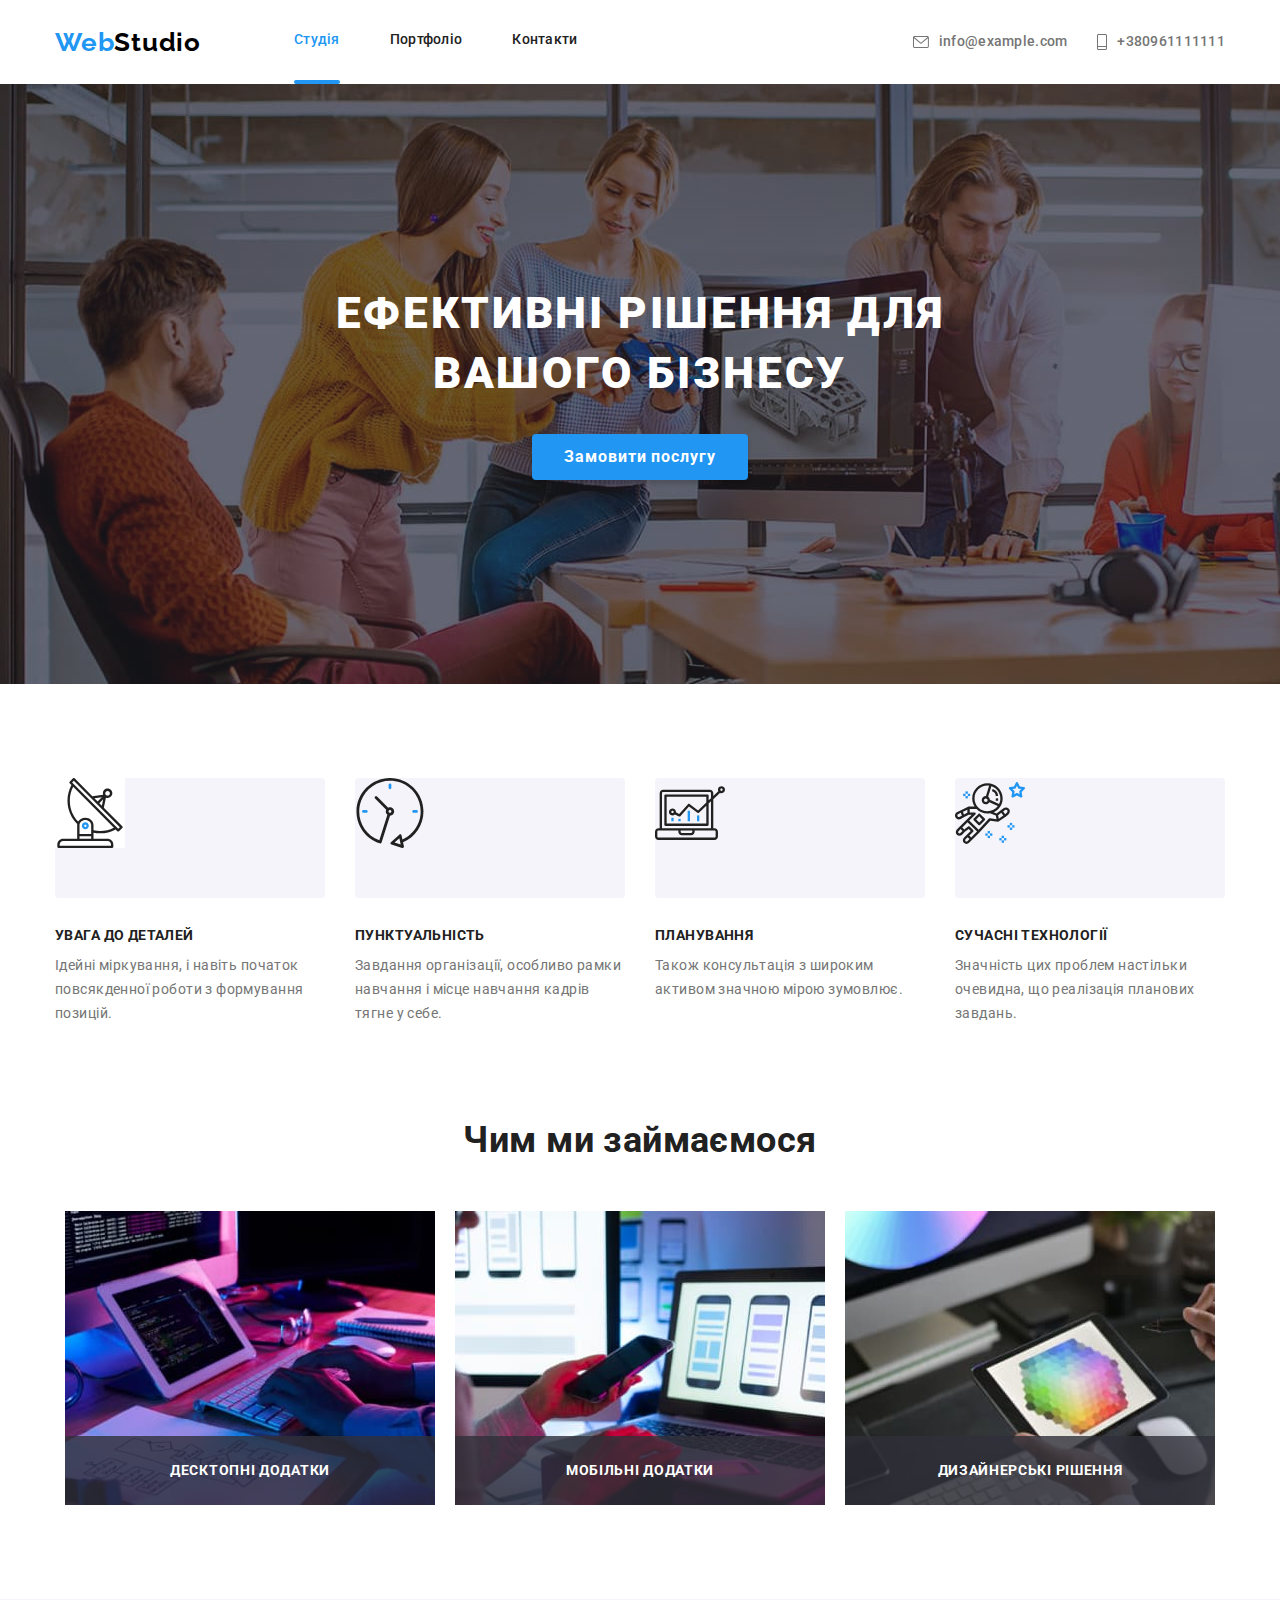
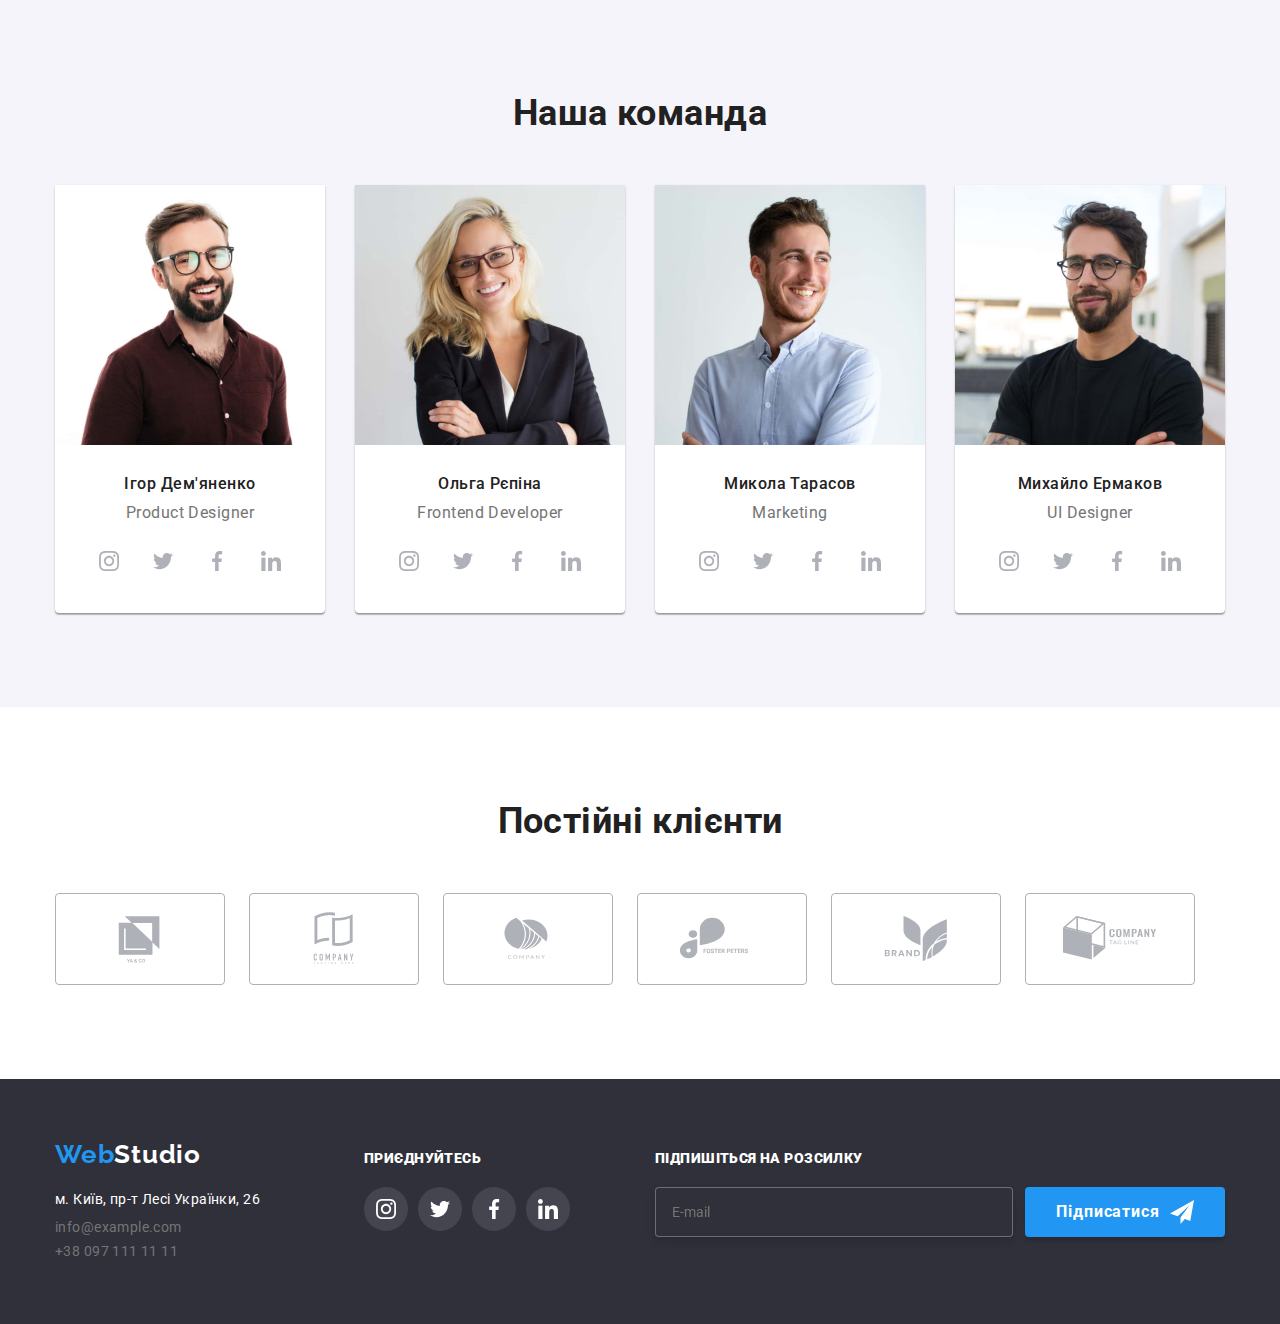
<file: index.html>
<!DOCTYPE html>
<html lang="uk">
<head>
    <meta charset="UTF-8">
    <meta http-equiv="X-UA-Compatible" content="IE=edge">
    <meta name="viewport" content="width=device-width, initial-scale=1.0">
    <title>Головна</title>
   
    <link rel="preconnect" href="https://fonts.googleapis.com">
    <link rel="preconnect" href="https://fonts.gstatic.com" crossorigin>
<link href="https://fonts.googleapis.com/css2?family=Raleway:wght@700&family=Roboto:wght@400;500;700;900&display=swap"
    rel="stylesheet">
    <link rel="stylesheet" href="https://cdnjs.cloudflare.com/ajax/libs/modern-normalize/1.1.0/modern-normalize.min.css">
    <link rel="stylesheet" href="./css/main.min.css">
</head>

<body>

<!-- HEADER -->

<header class="header">
    <div class="container header-container">
    <nav class="header-navigation">
        <a href="" class="logo-webstudio"><span class="logo-web">Web</span><span class="logo-studio">Studio</span></a>
            <ul class="header-navigation-list">
                <li class="navigation-list-item"><a href="./index.html" class="navigation-list-item-href current">Студія</a></li>
                <li class="navigation-list-item"><a href="./portfolio.html" class="navigation-list-item-href">Портфоліо</a></li>
         
                <li class="navigation-list-item"><a href="/" class="navigation-list-item-href">Контакти</a></li>

            </ul>
    </nav>
    
    <ul class="navigation-list-contacts">
            <li class="navigation-list-contacts-item">
               
            <a href="mailto:info@example.com" class="navigation-contacts" >
                <svg class="envelope" width="16" height="12">
                    <use 
                    href="./images/sprite.svg#icon-envelope">
                </use>
                </svg>
                info@example.com
            </a>
            </li>
           
            <li class="navigation-list-contacts-item">
                
            <a href="tel:0961111111" class="navigation-contacts" >
                <svg class="smartphone" width="10" height="16">
                    <use 
                    href="./images/sprite.svg#icon-smartphone">
                </use>
                </svg >
                +380961111111
            </a>
            </li>
    </ul>
    </div>
    </header>

<main>

<!-- HERO SECTION -->

    <section class="hero">
        <div class="container">
        <h1 class="hero-text">Ефективні рішення для вашого бізнесу</h1>
        <button class="button-orderservice" type="button" data-modal-open>Замовити послугу</button>
    </div>
    </section>

    <!--SECTION ADVANTAGES --> 
    <section class="section">
        <div class="container">

        <ul class="advantages-section">
            <li class="advantage-items">
                <div class="advantage-items_pic">
                <svg class="pic" width="70" height="70">
                    <use href="./images/sprite.svg#icon-antenna">
                    </use>
                </svg>
                </div>
                <h3 class="advantage-header">Увага до деталей</h3>
                <p class="advantage-text">Ідейні міркування, і навіть початок повсякденної роботи з формування позицій.</p>
         
            </li>
            <li class="advantage-items">
                <div class="advantage-items_pic">
                <svg class="pic" width="70" height="70">
                    <use href="./images/sprite.svg#icon-clock">
                    </use>
                </svg>
                </div>
                <h3 class="advantage-header">Пунктуальність</h3>
                <p class="advantage-text">Завдання організації, особливо рамки навчання і місце навчання кадрів тягне у себе.</p>
            </li>
            <li class="advantage-items">
                <div class="advantage-items_pic">
                    <svg class="pic" width="70" height="70">
                    <use href="./images/sprite.svg#icon-computer">
                    </use>
                </svg>
                </div>
                <h3 class="advantage-header">Планування</h3>
                <p class="advantage-text">Також консультація з широким активом значною мірою зумовлює.</p>

            </li>
            <li class="advantage-items">
                <div class="advantage-items_pic">
                <svg class="pic" width="70" height="70">
                    <use href="./images/sprite.svg#icon-astronaut">
                    </use>
                </svg>
                </div>
                <h3 class="advantage-header">Сучасні технології</h3>
                <p class="advantage-text">Значність цих проблем настільки очевидна, що реалізація планових завдань.</p>
            </li>
        </ul>
        </div>
    </section>

    <!-- OUR SERVICES SECTION -->
    
    <section class="our-services section">
        <div class="container">
        <h2 class="section-header">Чим ми займаємося</h2>
        <ul class="our-services-pics">
            <li class="our-services-pic-items">
            <img src="./images/imgpic1.jpg" alt="комп'ютер" width="370" height="294"/>
            <p class="our-services-pic-items-label">Десктопні додатки</p>
            </li>
            <li class="our-services-pic-items">
            <img src="./images/imgpic2.jpg" alt="мобільний телефон" width="370" height="294"/>
            <p class="our-services-pic-items-label">Мобільні додатки</p>
            </li>
            <li class="our-services-pic-items">
            <img src="./images/imgpic3.jpg" alt="кольоропередача" width="370" height="294"/> 
            <p class="our-services-pic-items-label">Дизайнерські рішення</p>
            </li>
        </ul>
    </div>
    </section>
    
    <!-- OUR TEAM   -->
    <section class="section-team section">
        <div class="container">
        <h2  class="section-header">Наша команда</h2>
        <ul class="team">
            <li class="team-card"> 
            <img src="./images/imgteam1.jpg" alt="Игорь Демьяненко" width="270"/>
            <div class="teamcontent-wrapper">
            <h3 class="manager">Ігор Дем'яненко</h3>
            <p class="manager_position" lang="en">Product Designer</p>
            <ul class="social-list list">
                <li class="social-list-items">
                    <a class="social-list-link" href="">
                        <svg class="social-list-icon" width="20" height="20">
                            <use href="./images/sprite.svg#icon-insta"></use>
                        </svg>
                    </a>
                </li>
                <li class="social-list-items">
                    <a class="social-list-link" href="">
                        <svg class="social-list-icon" width="20" height="20">
                            <use href="./images/sprite.svg#icon-twitter"></use>
                        </svg>
                    </a>
                </li>
                <li class="social-list-items">
                    <a class="social-list-link" href="">
                        <svg class="social-list-icon" width="20" height="20">
                            <use href="./images/sprite.svg#icon-fb"></use>
                        </svg>
                    </a>
                </li>
                <li class="social-list-items">
                    <a class="social-list-link" href="">
                        <svg class="social-list-icon" width="20" height="20">
                            <use href="./images/sprite.svg#icon-ldn"></use>
                        </svg>
                    </a>
                </li>
            </ul>
            </div>
            </li>
            <li class="team-card">
            <img src="./images/imgteam2.jpg" alt="Ольга Репина" width="270"/>
            <div class="teamcontent-wrapper"> 
            <h3 class="manager">Ольга Рєпіна</h3>
            <p class="manager_position" lang="en">Frontend Developer</p>
            <ul class="social-list list">
                <li class="social-list-items">
                    <a class="social-list-link" href="">
                        <svg class="social-list-icon" width="20" height="20">
                            <use href="./images/sprite.svg#icon-insta"></use>
                        </svg>
                    </a>
                </li>
                <li class="social-list-items">
                    <a class="social-list-link" href="">
                        <svg class="social-list-icon" width="20" height="20">
                            <use href="./images/sprite.svg#icon-twitter"></use>
                        </svg>
                    </a>
                </li>
                <li class="social-list-items">
                    <a class="social-list-link" href="">
                        <svg class="social-list-icon" width="20" height="20">
                            <use href="./images/sprite.svg#icon-fb"></use>
                        </svg>
                    </a>
                </li>
                <li class="social-list-items">
                    <a class="social-list-link" href="">
                        <svg class="social-list-icon" width="20" height="20">
                            <use href="./images/sprite.svg#icon-ldn"></use>
                        </svg>
                    </a>
                </li>
            </ul>
            </div>
            </li>
            <li class="team-card">
            <img src="./images/imgteam3.jpg" alt="Николай Тарасов" width="270"/>
            <div class="teamcontent-wrapper">
            <h3 class="manager">Микола Тарасов</h3>
            <p class="manager_position" lang="en">Marketing</p>
            <ul class="social-list list">
                <li class="social-list-items">
                    <a class="social-list-link" href="">
                        <svg class="social-list-icon" width="20" height="20">
                            <use href="./images/sprite.svg#icon-insta"></use>
                        </svg>
                    </a>
                </li>
                <li class="social-list-items">
                    <a class="social-list-link" href="">
                        <svg class="social-list-icon" width="20" height="20">
                            <use href="./images/sprite.svg#icon-twitter"></use>
                        </svg>
                    </a>
                </li>
                <li class="social-list-items">
                    <a class="social-list-link" href="">
                        <svg class="social-list-icon" width="20" height="20">
                            <use href="./images/sprite.svg#icon-fb"></use>
                        </svg>
                    </a>
                </li>
                <li class="social-list-items">
                    <a class="social-list-link" href="">
                        <svg class="social-list-icon" width="20" height="20">
                            <use href="./images/sprite.svg#icon-ldn"></use>
                        </svg>
                    </a>
                </li>
            </ul>
            </div>
            </li>
            <li class="team-card">
            <img src="./images/imgteam4.jpg" alt="Михаил Ермаков" width="270"/>
            <div class="teamcontent-wrapper">
            <h3 class="manager">Михайло Ермаков</h3>
            <p class="manager_position" lang="en">UI Designer</p>
            <ul class="social-list list">
                <li class="social-list-items">
                    <a class="social-list-link" href="">
                        <svg class="social-list-icon" width="20" height="20">
                            <use href="./images/sprite.svg#icon-insta"></use>
                        </svg>
                    </a>
                </li>
                <li class="social-list-items">
                    <a class="social-list-link" href="">
                        <svg class="social-list-icon" width="20" height="20">
                            <use href="./images/sprite.svg#icon-twitter"></use>
                        </svg>
                    </a>
                </li>
                <li class="social-list-items">
                    <a class="social-list-link" href="">
                        <svg class="social-list-icon" width="20" height="20">
                            <use href="./images/sprite.svg#icon-fb"></use>
                        </svg>
                    </a>
                </li>
                <li class="social-list-items">
                    <a class="social-list-link" href="">
                        <svg class="social-list-icon" width="20" height="20">
                            <use href="./images/sprite.svg#icon-ldn"></use>
                        </svg>
                    </a>
                </li>
            </ul>
            </div>
            </li>
            </ul>
            </div>
            </section>

<!-- Постоянные клиенты   -->
<section class="section permanentclients">
    <div class="container section-clients">
        <h2 class="section-header">Постійні клієнти</h2>
        <ul class="clients">
            <li class="clients-items">
                <svg class="client-one" width="106" height="60" >
                    <use href="./images/sprite.svg#icon-Logoclient1"> 
                    </use>
                </svg>
              
            </li>
            <li class="clients-items">
                <svg class="client-two" width="106" height="60" >
                    <use href="./images/sprite.svg#icon-Logoclient2">
                    </use>
                </svg>
            
            </li>
            <li class="clients-items">
                <svg class="client-three" width="106" height="60" >
                    <use href="./images/sprite.svg#icon-Logoclient3">
                    </use>
                </svg>

            </li>
        <li class="clients-items">
            <svg class="client-four" width="106" height="60" >
                <use href="./images/sprite.svg#icon-Logoclient4">
                </use>
            </svg>

        </li>
        <li class="clients-items">
            <svg class="client-five" width="106" height="60" >
                <use href="./images/sprite.svg#icon-Logoclient5">
                </use>
            </svg>

        </li>
        <li class="clients-items">
            <svg class="client-six" width="106" height="60" >
                <use href="./images/sprite.svg#icon-Logoclient6">
                </use>
            </svg>

        </li>
        </ul>
    </div>
</section>

        </main>

    <!-- FOOTER -->
    
    <!-- LOGO AND CONTACTS -->
    
        <footer class="footer">
       
            <div class="footer-container container"> 
                <div>
            <a href="" class="logo-webstudio"><span class="logo-web">Web</span><span class="logo-studio logo-studiofooter">Studio</span></a>
    
                <address>
                <ul class="footer-contacts-navigation">
                <li class="footer-contacts-address">м. Київ, пр-т Лесі Українки, 26</li>
                <li><a class="footer-contacts-other" href="mailto:info@example.com">info@example.com</a></li>
                <li><a class="footer-contacts-other" href="tel:+380961111111">+38 097 111 11 11</a></li>
                </ul>
                </address>

                </div>

     <!-- SECTION JOIN  -->

                <div class="footer-section-join">
                    
                <div class="footer-section-join-wrapper"> 

                <p class="footer-section-header"><strong>Приєднуйтесь</strong></p>   
                    <ul class="social-list list">
                    <li class="social-list-items">
                        <a class="social-list-link" href="">
                            <svg class="social-list-icon" width="20" height="20">
                                <use href="./images/sprite.svg#icon-insta"></use>
                            </svg>
                        </a>
                    </li>
                    <li class="social-list-items">
                        <a class="social-list-link" href="">
                            <svg class="social-list-icon" width="20" height="20">
                                <use href="./images/sprite.svg#icon-twitter"></use>
                            </svg>
                        </a>
                    </li>
                    <li class="social-list-items">
                        <a class="social-list-link" href="">
                            <svg class="social-list-icon" width="20" height="20">
                                <use href="./images/sprite.svg#icon-fb"></use>
                            </svg>
                        </a>
                    </li>
                    <li class="social-list-items">
                        <a class="social-list-link" href="">
                            <svg class="social-list-icon" width="20" height="20">
                                <use href="./images/sprite.svg#icon-ldn"></use>
                            </svg>
                        </a>
                    </li>
                    </ul>
                    </div>
    
                    </div>

<!-- FEEDBACK FORM -->

                <div class="footer-section-subscription">
                <p class="footer-section-header"> 
                    <strong>Підпишіться на розсилку</strong></p>
                    <div class="subscription-form-wrapper"> 
                <form class="subscription-form" action="javascript:void(0)">
                        <label>
                            <input name="user-e-mail" class="subscription-form-input" type="email" 
                            placeholder="E-mail" required />
                            
                        </label>

                <button class="button-subscribe">
                     
                    <span class="button-subscribe-text">Підписатися</span>
                    <svg class="icon-sent" width="24" height="24">
                        <use href="./images/sprite.svg#icon-sent">
                        </use>
                    </svg>

                </button>

                </form>
                   
                </div>

                    </div>
                     </div>
            </footer>
        
        <div class="backdrop is-hidden" data-modal>
            <div class="modal">
                <button type="button" class="modal-close-btn" data-modal-close>
                    <svg class="modal-close-icon" width="18" height="18">
                        <use href="./images/sprite.svg#close-icon">

                        </use>
                    </svg>
                </button>



    <p class="contact-form-title">Залиште свої дані, ми вам зателефонуємо</p>

                <form class="contact-form">
                
                    <label class="contact-form-field">
                        <span class="contact-form-field-namestyle">Ім'я</span>
                        <span class="contact-input-form-wrapper">
                            <input name="user-name" class="contact-form-input" type="text" required />
                            <svg class="contact-input-form-icon" width="12" height="12">
                                <use href="./images/sprite.svg#icon-name">
                                </use>
                            </svg>

                        </span>
                    </label>
                
                    <label class="contact-form-field">
                        <span class="contact-form-field-namestyle">Телефон</span>
                        <span class="contact-input-form-wrapper">
                            <input name="user-phone" class="contact-form-input" type="tel" required />
                            <svg class="contact-input-form-icon" width="13" height="13">
                                <use href="./images/sprite.svg#icon-tel">
                                </use>
                            </svg>
                            
                        </span>
                    </label>
                
                    <label class="contact-form-field">
                        <span class="contact-form-field-namestyle">Пошта</span>
                        <span class="contact-input-form-wrapper">
                            <input name="user-e-mail" class="contact-form-input" type="email" required />
                            <svg class="contact-input-form-icon" width="15" height="12">
                                <use href="./images/sprite.svg#icon-mail">
                                </use>
                            </svg>
                           
                        </span>
                    </label>
                
                    <label class="contact-form-field">
                        <span class="contact-form-field-namestyle">Коментар</span>
                        <span class="contact-input-form-wrapper">
                            <textarea name="user-message" 
                            class="contact-form-message" placeholder="Введіть текст"></textarea>
                        </span>
                    </label>
           
                    <span class="contact-form-checkbox-wrapper">
                        <input name="checkbox-policy" 
                        type="checkbox" 
                        class="contact-form-checkbox visually-hidden" 
                        id="policy-checkbox" 
                        required>
                        <label for="policy-checkbox" class="contact-form-checkbox-label">
                            Погоджуюсь з розсилкою та приймаю &nbsp; <a href="" class="agreement-condition"> Умови договору</a>
                        </label>
                    </span>
                    <button type="submit" class="contact-form-submit-btn">
                        <span class="contact-form-submit-btn-text">Відправити</span></button>
                
                </form>

            </div>
            </div>
        <script src="./modal.js"></script>
</body>

</html>
</file>
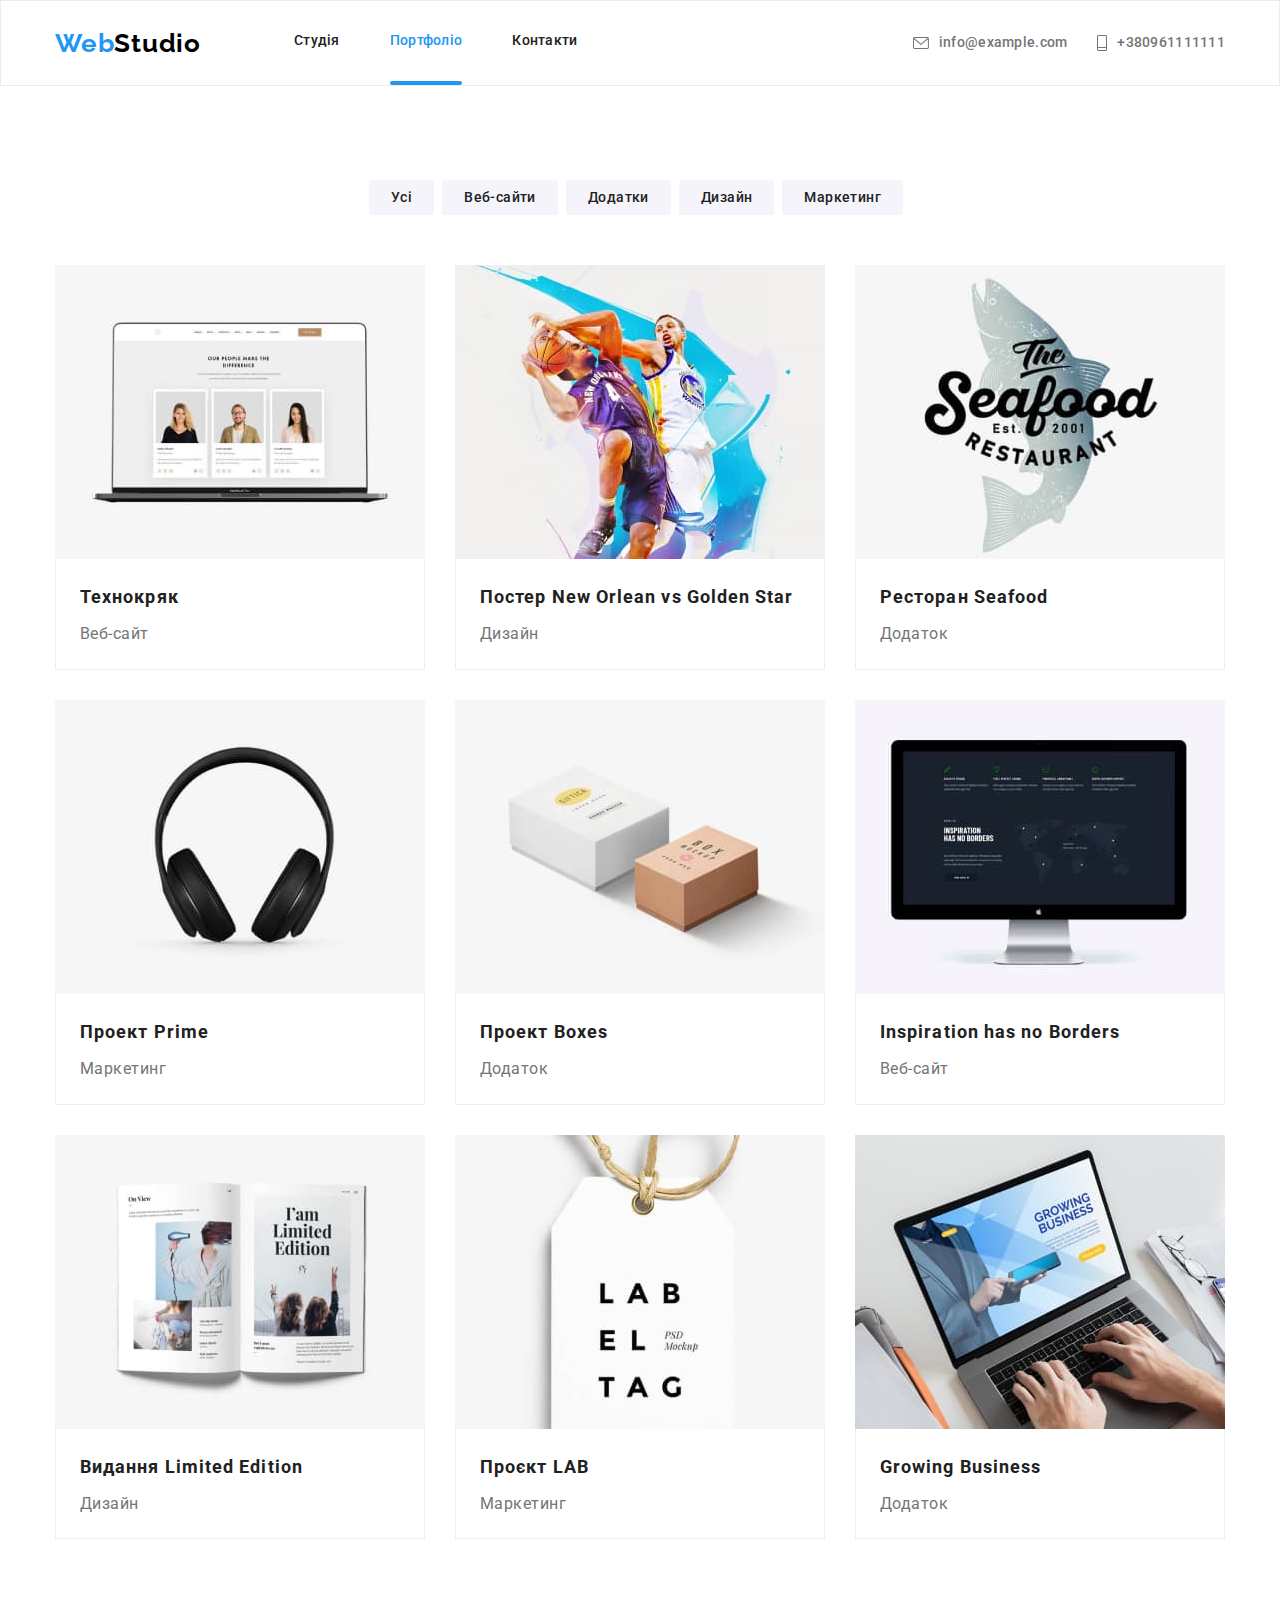
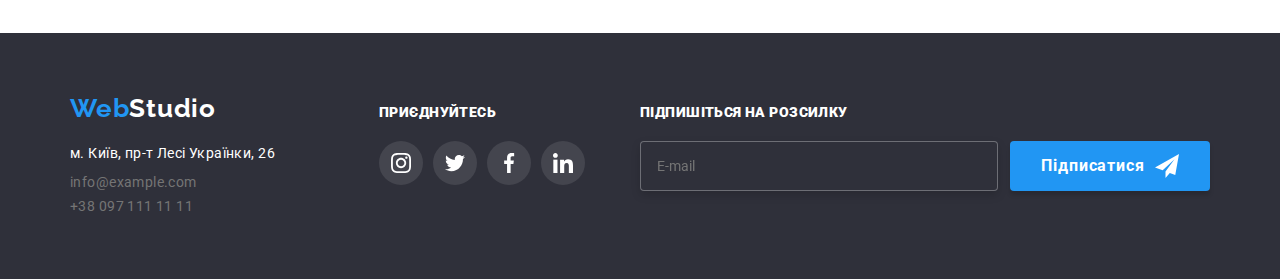
<file: portfolio.html>
<!DOCTYPE html>
<html lang="uk">

<head>
    <meta charset="UTF-8">
    <meta http-equiv="X-UA-Compatible" content="IE=edge">
    <meta name="viewport" content="width=device-width, initial-scale=1.0">
    <title>Головна</title>

    <link rel="preconnect" href="https://fonts.googleapis.com">
    <link rel="preconnect" href="https://fonts.gstatic.com" crossorigin>
    <link
        href="https://fonts.googleapis.com/css2?family=Raleway:wght@700&family=Roboto:wght@400;500;700;900&display=swap"
        rel="stylesheet">
    <link rel="stylesheet"
        href="https://cdnjs.cloudflare.com/ajax/libs/modern-normalize/1.1.0/modern-normalize.min.css">
    <link rel="stylesheet" href="./css/portfolio.min.css" >
</head>


    <!-- Оглавление -->
    <header class="header header-portfolio">
        <div class="container header-container">
            <nav class="header-navigation">
                <a href="" class="logo-webstudio"><span class="logo-web">Web</span><span class="logo-studio">Studio</span></a>
                <ul class="header-navigation-list">
                    <li class="navigation-list-item"><a href="./index.html" class="navigation-list-item-href">Студія</a></li>
                    <li class="navigation-list-item"><a href="./portfolio.html" class="navigation-list-item-href current">Портфоліо</a></li>
    
                    <li class="navigation-list-item"><a href="/" class="navigation-list-item-href">Контакти</a></li>
    
                </ul>
            </nav>
    
            <ul class="navigation-list-contacts">
                <li class="navigation-list-contacts-item">
            
                    <a href="mailto:info@example.com" class="navigation-contacts">
                        <svg class="envelope" width="16" height="12">
                            <use href="./images/sprite.svg#icon-envelope">
                            </use>
                        </svg>
                        info@example.com
                    </a>
                </li>
            
                <li class="navigation-list-contacts-item">
            
                    <a href="tel:0961111111" class="navigation-contacts">
                        <svg class="smartphone" width="10" height="16">
                            <use href="./images/sprite.svg#icon-smartphone">
                            </use>
                        </svg>
                        +380961111111
                    </a>
                </li>
            </ul>
        </div>
    </header>


    <main>
        <!-- PROJECTS -->
            <!-- BUTTONS LIST -->
        <section class="section section-portfolio">
        <div class="container"> 
            <h1 hidden> Наші проекти</h1>
            <ul class="button-service-types">
                <li class="buttons"><button type="button" class="button-project-types-items">Усі</button></li>
                <li class="buttons"><button type="button" class="button-project-types-items">Веб-сайти</button></li>
                <li class="buttons"><button type="button" class="button-project-types-items">Додатки</button></li>
                <li class="buttons"><button type="button" class="button-project-types-items">Дизайн</button></li>
                <li class="buttons"><button type="button" class="button-project-types-items">Маркетинг</button></li>
            </ul>

            <!-- PROJECTS EXAMPLES-->
        <ul class="service-examples">
            <li class="service-items">
                <a class="service-items-wrapper" href="">
                    <div class="blue-icon-overlay">
                        <p class="blue-icon-text">
                    Ресурс пропонує комплексні пропозиції з різним рівнем функціоналу та сервісів. 
                    Все це дозволить відвідувачу отримати вичерпні відомості про компанію чи приватну особу.
                        </p>

                         <img src="./images/imgTechno.jpg" alt="Технокряк" width="370" height="294"/>
                    </div>
                        <div class="work-items-wrapper"> 
                    <h2 class="service-name">Технокряк</h2>
                    <p class="service-type">Веб-сайт</p>
                        </div>
              
                </a>
         
            </li>
            <li class="service-items">
                <a class="service-items-wrapper" href=""> 
                    <div class="blue-icon-overlay">
                        <p class="blue-icon-text">
                        Ресурс пропонує комплексні пропозиції з різним рівнем функціоналу та сервісів.
                        Все це дозволить відвідувачу отримати вичерпні відомості про компанію чи приватну особу.
                        </p>
 
                        <img src="./images/imgNewOrlean.jpg" alt="Постер New Orlean vs Golden Star" width="370" height="294"/>
                    </div>
                        <div class="work-items-wrapper">
                    <h2  class="service-name">Постер New Orlean vs Golden Star</h2>
                    <p class="service-type">Дизайн</p>
                        </div>

                 </a>
            </li>
            <li class="service-items">
                <a class="service-items-wrapper" href="">
                    <div class="blue-icon-overlay">
                        <p class="blue-icon-text">
                            Ресурс пропонує комплексні пропозиції з різним рівнем функціоналу та сервісів.
                            Все це дозволить відвідувачу отримати вичерпні відомості про компанію чи приватну особу.
                        </p>

                    <img src="./images/imgSeafood.jpg" alt="Ресторан Seafood" width="370" height="294"/>
                    </div>
                        <div class="work-items-wrapper"> 
                    <h2  class="service-name">Ресторан Seafood</h2>
                    <p class="service-type">Додаток</p>
                    
                        </div>

                </a>
            </li>

            <li class="service-items">
                <a class="service-items-wrapper" href="">
                    <div class="blue-icon-overlay">
                        <p class="blue-icon-text">
                            Ресурс пропонує комплексні пропозиції з різним рівнем функціоналу та сервісів.
                            Все це дозволить відвідувачу отримати вичерпні відомості про компанію чи приватну особу.
                        </p>

                    <img src="./images/imgPrime.jpg" alt="Проект Prime" width="370" height="294"/>
                    </div>

                        <div class="work-items-wrapper">
                    <h2 class="service-name">Проект Prime</h2>
                    <p class="service-type">Маркетинг</p>  
                    
                         </div>
                    
                </a>
            </li>

            <li class="service-items">
                <a class="service-items-wrapper" href="">
                    <div class="blue-icon-overlay">
                        <p class="blue-icon-text">
                            Ресурс пропонує комплексні пропозиції з різним рівнем функціоналу та сервісів.
                            Все це дозволить відвідувачу отримати вичерпні відомості про компанію чи приватну особу.
                        </p>

                    <img src="./images/imgBoxes.jpg" alt="Проект Boxes" width="370" height="294"/>
                    </div>
                        <div class="work-items-wrapper">
                    <h2  class="service-name">Проект Boxes</h2>
                    <p class="service-type">Додаток</p>
                        </div>
                   
                </a>
            </li>

            <li class="service-items">
                <a class="service-items-wrapper" href="">
                    <div class="blue-icon-overlay">
                        <p class="blue-icon-text">
                            Ресурс пропонує комплексні пропозиції з різним рівнем функціоналу та сервісів.
                            Все це дозволить відвідувачу отримати вичерпні відомості про компанію чи приватну особу.
                        </p>

                    <img src="./images/imgInspiration.jpg" alt="Inspiration has no Borders" width="370" height="294"/>
                    </div>
                        <div class="work-items-wrapper">
                    <h2  class="service-name">Inspiration has no Borders</h2>
                    <p class="service-type">Веб-сайт</p>
                        </div>
                    
                 </a>
            </li>
            <li class="service-items">
                <a class="service-items-wrapper" href="">
                    <div class="blue-icon-overlay">
                        <p class="blue-icon-text">
                            Ресурс пропонує комплексні пропозиції з різним рівнем функціоналу та сервісів.
                            Все це дозволить відвідувачу отримати вичерпні відомості про компанію чи приватну особу.
                        </p>

                    <img src="./images/imgLimitedEdition.jpg" alt="Издание Limited Edition" width="370" height="294"/>
                    </div>
                        <div class="work-items-wrapper">
                    
                    <h2  class="service-name">Видання Limited Edition</h2>
                    <p class="service-type">Дизайн</p>
                        </div>
                   
                </a>
            </li>
            <li class="service-items">
                <a class="service-items-wrapper" href="">
                    <div class="blue-icon-overlay">
                        <p class="blue-icon-text">
                            Ресурс пропонує комплексні пропозиції з різним рівнем функціоналу та сервісів.
                            Все це дозволить відвідувачу отримати вичерпні відомості про компанію чи приватну особу.
                        </p>
                     
                    <img src="./images/imgLab.jpg" alt="Проект LAB" width="370" height="294"/>
                    </div>
                            <div class="work-items-wrapper">
                    <h2  class="service-name">Проєкт LAB</h2>
                    <p class="service-type">Маркетинг</p>
                            </div>
                </a>
            </li>

            <li class="service-items">
                <a class="service-items-wrapper" href="">
                    <div class="blue-icon-overlay">
                        <p class="blue-icon-text">
                            Ресурс пропонує комплексні пропозиції з різним рівнем функціоналу та сервісів.
                            Все це дозволить відвідувачу отримати вичерпні відомості про компанію чи приватну особу.
                        </p>

                    <img src="./images/imgGrowBusiness.jpg" alt="Growing Business" width="370" height="294"/>
                    </div>
                        <div class="work-items-wrapper">
                <h2  class="service-name">Growing Business</h2>
                <p class="service-type">Додаток</p>
                         </div>
               
            </a>
            </li>
        </ul>

        </div>
        </section> 


    </main>
    
    <!-- FOOTER -->

    <!-- LOGO AND CONTACTS -->

        <footer class="footer">
        
            <div class="footer-container container">
                <div class="footer-container container">
                    <div>
                <a href="" class="logo-webstudio"><span class="logo-web">Web</span><span class="logo-studio logo-studiofooter">Studio</span></a>
        
                    <address>
                        <ul class="footer-contacts-navigation">
                            <li class="footer-contacts-address">м. Київ, пр-т Лесі Українки, 26</li>
                            <li><a class="footer-contacts-other" href="mailto:info@example.com">info@example.com</a></li>
                            <li><a class="footer-contacts-other" href="tel:+380961111111">+38 097 111 11 11</a></li>
                        </ul>
                    </address>

                    </div>
        
    <!-- SECTION JOIN  -->

                <div class="footer-section-join">

                    <div class="footer-section-join-wrapper">

                        <p class="footer-section-header"><strong>Приєднуйтесь</strong></p>
                        <ul class="social-list list">
                            <li class="social-list-items">
                                <a class="social-list-link" href="">
                                    <svg class="social-list-icon" width="20" height="20">
                                        <use href="./images/sprite.svg#icon-insta"></use>
                                    </svg>
                                </a>
                            </li>
                            <li class="social-list-items">
                                <a class="social-list-link" href="">
                                    <svg class="social-list-icon" width="20" height="20">
                                        <use href="./images/sprite.svg#icon-twitter"></use>
                                    </svg>
                                </a>
                            </li>
                            <li class="social-list-items">
                                <a class="social-list-link" href="">
                                    <svg class="social-list-icon" width="20" height="20">
                                        <use href="./images/sprite.svg#icon-fb"></use>
                                    </svg>
                                </a>
                            </li>
                            <li class="social-list-items">
                                <a class="social-list-link" href="">
                                    <svg class="social-list-icon" width="20" height="20">
                                        <use href="./images/sprite.svg#icon-ldn"></use>
                                    </svg>
                                </a>
                            </li>
                        </ul>
                    </div>
        
                </div>
        
<!-- FEEDBACK FORM -->

                <div class="footer-section-subscription">
                    <p class="footer-section-header">
                        <strong>Підпишіться на розсилку</strong>
                    </p>
                    <div class="subscription-form-wrapper">
                        <form class="subscription-form" action="javascript:void(0)">
                            <label>
                                <input name="user-e-mail" class="subscription-form-input" type="email" placeholder="E-mail" required />
                
                            </label>
                
                            <button class="button-subscribe">
                
                                <span class="button-subscribe-text">Підписатися</span>
                                <svg class="icon-sent" width="24" height="24">
                                    <use href="./images/sprite.svg#icon-sent">
                                    </use>
                                </svg>
                
                            </button>
                
                        </form>
                
                    </div>
        
                </div>
            </div>
        </footer>
        
</body>
</html>
</file>
<file: css/main.min.css>
:root{--weblogo-color: #2196F3;--text-color: #000000;--background: #FFFFFF;--portcontacts-color: #212121;--tel-color: #757575;--sectionbackgroung: #F5F4FA;--solutionbackground-color: #2F303A;--iconbackground: F5F4FA;--iconcolor: #AFB1B8;--border-color: #ECECEC}body{font-family:Roboto,sans-serif;font-size:14px;letter-spacing:.03em;color:var(--text-color);background:var(--background)}.visually-hidden{position:absolute;width:1px;height:1px;margin:-1px;border:0;padding:0;white-space:nowrap;-webkit-clip-path:inset(100%);clip-path:inset(100%);clip:rect(0 0 0 0);overflow:hidden}a{text-decoration:none}ul{list-style:none}li{list-style:none}body{font-family:Roboto,sans-serif;font-size:14px;letter-spacing:.03em;color:var(--text-color);background:var(--background)}h1,h2,h3,p{margin-top:0;margin-bottom:0}ul{margin-top:0;margin-bottom:0;padding-left:0}img{display:block}.link{text-decoration:none}.section{padding-top:94px;padding-bottom:94px}button{cursor:pointer}address{font-style:normal}.container{width:1200px;padding-left:15px;padding-right:15px;margin-left:auto;margin-right:auto}.section{padding-top:94px;padding-bottom:94px}.logo-webstudio{margin-right:93px;font-family:Raleway;font-weight:700;font-size:26px;line-height:1.19;letter-spacing:.03em}.logo-web{color:var(--weblogo-color)}.logo-studio{color:var(--text-color)}.logo-studiofooter{color:var(--background)}.modal{position:absolute;top:50%;left:50%;-webkit-transform:translate(-50%, -50%);transform:translate(-50%, -50%);width:528px;background-color:#fff;padding:40px}.modal-close-btn{position:absolute;display:-webkit-box;display:-ms-flexbox;display:flex;-webkit-box-pack:center;-ms-flex-pack:center;justify-content:center;-webkit-box-align:center;-ms-flex-align:center;align-items:center;top:8px;right:8px;width:30px;height:30px;border-radius:50%;background:#fff;border:1px solid rgba(0,0,0,.1);background-color:rgba(0,0,0,0);padding:0;cursor:pointer}.modal-close-btn:hover{fill:var(--weblogo-color);-webkit-transition:fill 250ms linear;transition:fill 250ms linear}.social-list{display:-webkit-box;display:-ms-flexbox;display:flex;width:206px;margin:auto;-webkit-box-pack:justify;-ms-flex-pack:justify;justify-content:space-between}.social-list-link{display:-webkit-box;display:-ms-flexbox;display:flex;-webkit-box-align:center;-ms-flex-align:center;align-items:center;-webkit-box-pack:center;-ms-flex-pack:center;justify-content:center;width:44px;height:44px;border-radius:50%;background-color:rgba(255,255,255,.1);fill:var(--iconcolor);-webkit-transition:background-color 250ms cubic-bezier(0.4, 0, 0.2, 1);transition:background-color 250ms cubic-bezier(0.4, 0, 0.2, 1)}.social-list-link:not(:last-child){margin-right:10px}.social-list-link:hover{background-color:var(--weblogo-color)}.social-list-link:hover .social-list-icon{fill:var(--background);-webkit-transition:fill 250ms cubic-bezier(0.4, 0, 0.2, 1);transition:fill 250ms cubic-bezier(0.4, 0, 0.2, 1)}.social-list-link:focus{background-color:var(--weblogo-color)}.social-list-link:focus .social-list-icon{fill:var(--background);-webkit-transition:fill 250ms cubic-bezier(0.4, 0, 0.2, 1);transition:fill 250ms cubic-bezier(0.4, 0, 0.2, 1)}.backdrop{position:fixed;top:0px;left:0px;width:100vw;height:100vh;background-color:rgba(0,0,0,.2);-webkit-transition:opacity 250ms linear,visibility 250ms linear;transition:opacity 250ms linear,visibility 250ms linear}.backdrop.is-hidden{opacity:0;visibility:hidden;pointer-events:none}.contact-form-title{font-weight:700;height:23px;font-size:20px;line-height:23px;text-align:center;letter-spacing:.03em;color:#212121;margin-bottom:12px}.contact-form-input{height:40px;width:100%;border:1px solid rgba(33,33,33,.2);border-radius:4px;padding-left:42px}.contact-form-input:hover,.contact-form-input:focus{fill:var(--weblogo-color);outline:none;border-color:var(--weblogo-color);-webkit-transition:fill 250ms linear;transition:fill 250ms linear}.contact-form-input:hover+.contact-input-form-icon,.contact-form-input:focus+.contact-input-form-icon{fill:var(--weblogo-color);-webkit-transition:fill 250ms linear;transition:fill 250ms linear}.contact-input-form-icon{position:absolute;top:50%;left:12px;-webkit-transform:translateY(-50%);transform:translateY(-50%);right:15px;-webkit-transition:fill 250ms linear;transition:fill 250ms linear}.contact-form-message{height:120px;width:100%;padding:12px 16px;border:1px solid rgba(33,33,33,.2);border-radius:4px;resize:none;color:#000}.contact-form-message::-webkit-input-placeholder{color:rgba(33,33,33,.2)}.contact-form-message::-moz-placeholder{color:rgba(33,33,33,.2)}.contact-form-message:-ms-input-placeholder{color:rgba(33,33,33,.2)}.contact-form-message::-ms-input-placeholder{color:rgba(33,33,33,.2)}.contact-form-message::placeholder{color:rgba(33,33,33,.2)}.contact-form-message:hover{fill:var(--weblogo-color);outline:none;border-color:var(--weblogo-color);-webkit-transition:fill 250ms linear;transition:fill 250ms linear}.contact-form-message:focus{fill:var(--weblogo-color);outline:none;border-color:var(--weblogo-color);-webkit-transition:border-color 250ms linear;transition:border-color 250ms linear}.contact-form-field-namestyle{font-weight:400;font-size:12px;line-height:1.17;letter-spacing:.01em;color:#757575}.contact-input-form-wrapper{position:relative;display:block;margin-top:4px;margin-bottom:10px}.contact-form-submit-btn{display:-webkit-box;display:-ms-flexbox;display:flex;-webkit-box-align:center;-ms-flex-align:center;align-items:center;text-align:center;background:#2196f3;border:none;-webkit-box-shadow:0px 4px 4px rgba(0,0,0,.15);box-shadow:0px 4px 4px rgba(0,0,0,.15);border-radius:4px;margin-top:30px;margin-left:124px}.contact-form-submit-btn-text{font-weight:700;font-size:16px;line-height:1.88;letter-spacing:.06em;color:#fff;padding:10px 52px}.contact-form-checkbox-wrapper{margin-top:20px;font-weight:400;font-size:14px;line-height:1.71;letter-spacing:.03em;color:#757575}.contact-form-checkbox{width:16px;height:15px;border-radius:4px}.contact-form-checkbox-label{display:-webkit-box;display:-ms-flexbox;display:flex;-webkit-box-align:center;-ms-flex-align:center;align-items:center}.contact-form-checkbox-label::before{display:inline-block;content:"";width:16px;height:15px;outline:1px solid #212121;border-radius:2px;cursor:pointer;margin-left:15px;margin-right:7px}.contact-form-checkbox:checked+.contact-form-checkbox-label::before{background-image:url(../images/icon_tik.svg);background-color:#2196f3;outline:none;background-repeat:no-repeat;background-size:11px 8px;background-position:3px 4px}.contact-form-checkbox:focus+.contact-form-checkbox-label::before{background-color:#2196f3;outline:none}.agreement-condition{text-decoration:underline;color:#2196f3}.our-services{padding-top:0px}.our-services-pics{display:-webkit-box;display:-ms-flexbox;display:flex;-webkit-box-align:center;-ms-flex-align:center;align-items:center;-webkit-box-pack:justify;-ms-flex-pack:justify;justify-content:space-between}.our-services-pics:hover{fill:var(--weblogo-color);-webkit-transition:fill 250ms cubic-bezier(0.4, 0, 0.2, 1);transition:fill 250ms cubic-bezier(0.4, 0, 0.2, 1)}.our-services-pic-items{position:relative;margin-left:auto;margin-right:auto;-webkit-transition:fill 250ms cubic-bezier(0.4, 0, 0.2, 1);transition:fill 250ms cubic-bezier(0.4, 0, 0.2, 1)}.our-services-pic-items-label{position:absolute;margin:0px;bottom:0px;left:0px;right:0px;padding-top:27px;padding-bottom:27px;background-color:rgba(47,48,58,.8);font-weight:700;font-size:14px;line-height:1.14;text-align:center;letter-spacing:.05em;text-transform:uppercase;color:var(--background)}.advantages-section{display:-webkit-box;display:-ms-flexbox;display:flex;-webkit-box-align:start;-ms-flex-align:start;align-items:flex-start}.advantage-items{-ms-flex-preferred-size:calc((100% - 120px)/4);flex-basis:calc((100% - 120px)/4)}.advantage-items:not(:last-child){margin-right:30px}.advantage-items_pic{-webkit-box-pack:center;-ms-flex-pack:center;justify-content:center;background-color:#f5f4fa;height:120px;width:270px;margin-bottom:30px;background-size:cover;-webkit-box-flex:1;-ms-flex-positive:1;flex-grow:1;border-radius:4px}.advantage-header{margin-bottom:10px;line-height:1.14;font-size:14px;text-transform:uppercase;color:var(--portcontacts-color);background-position:center;background-color:var(--iconbackground);border-radius:4px}.advantage-text{line-height:1.71;color:var(--tel-color)}.clients{display:-webkit-box;display:-ms-flexbox;display:flex;-ms-flex-wrap:wrap;flex-wrap:wrap}.clients-items{display:-webkit-box;display:-ms-flexbox;display:flex;-webkit-box-align:center;-ms-flex-align:center;align-items:center;-webkit-box-pack:center;-ms-flex-pack:center;justify-content:center;height:92px;width:170px;border:1px solid #afb1b8;border-radius:4px;margin-right:24px;fill:#afb1b8}.clients-items:not(:nth-child(6n)){margin-right:24px}.clients-items:hover{fill:var(--weblogo-color);border:1px solid var(--weblogo-color);-webkit-transition:fill 250ms cubic-bezier(0.4, 0, 0.2, 1);transition:fill 250ms cubic-bezier(0.4, 0, 0.2, 1)}.footer{padding-top:60px;padding-bottom:60px;line-height:1.71;background:var(--solutionbackground-color)}.footer-container{display:-webkit-box;display:-ms-flexbox;display:flex;-webkit-box-align:baseline;-ms-flex-align:baseline;align-items:baseline}.footer-contacts-navigation{margin-top:20px}.footer-contacts-address{color:#fff;font-weight:400;font-size:14px;line-height:1.17;letter-spacing:.03em;margin-bottom:9px}.footer-contacts-other{font-weight:400;font-size:14px;line-height:1.17;letter-spacing:.03em;color:var(--tel-color);margin-bottom:9px}.footer-contacts-other:hover{color:var(--weblogo-color);-webkit-transition:color 250ms cubic-bezier(0.4, 0, 0.2, 1);transition:color 250ms cubic-bezier(0.4, 0, 0.2, 1)}.footer-section-join{display:-webkit-box;display:-ms-flexbox;display:flex}.footer-section-join .social-list-link{fill:var(--background);-webkit-transition:fill 250ms cubic-bezier(0.4, 0, 0.2, 1);transition:fill 250ms cubic-bezier(0.4, 0, 0.2, 1)}.footer-section-header{font-style:normal;font-weight:700;font-size:14px;line-height:1.14;letter-spacing:.03em;text-transform:uppercase;color:var(--background);margin-bottom:20px}.footer-section-join-wrapper{display:block;margin-left:70px}.footer-section-subscription{margin-left:auto}.subscription-form{display:-webkit-box;display:-ms-flexbox;display:flex;-webkit-box-align:center;-ms-flex-align:center;align-items:center;-webkit-box-pack:center;-ms-flex-pack:center;justify-content:center}.subscription-form-input{background-color:#2f303a;border:1px solid rgba(255,255,255,.3);-webkit-filter:drop-shadow(0px 4px 4px rgba(0, 0, 0, 0.15));filter:drop-shadow(0px 4px 4px rgba(0, 0, 0, 0.15));border-radius:4px;width:358px;height:50px;border-color:rgba(255,255,255,.3);color:#fff;padding-left:16px;padding-top:15px;padding-bottom:15px;font-weight:400;font-size:14px;line-height:1.25}.button-subscribe{display:-webkit-box;display:-ms-flexbox;display:flex;-webkit-box-align:center;-ms-flex-align:center;align-items:center;-webkit-box-pack:center;-ms-flex-pack:center;justify-content:center;margin-left:12px;width:200px;height:50px;background:#2196f3;-webkit-box-shadow:0px 4px 4px rgba(0,0,0,.15);box-shadow:0px 4px 4px rgba(0,0,0,.15);border-radius:4px;border:none}.button-subscribe-text{margin-right:10px;font-weight:700;font-size:16px;line-height:1.875;-webkit-box-align:center;-ms-flex-align:center;align-items:center;text-align:center;letter-spacing:.06em;color:#fff}.section-header{margin-bottom:50px;font-size:36px;line-height:1.16;text-align:center;color:var(--portcontacts-color)}.header-container{display:-webkit-box;display:-ms-flexbox;display:flex;-webkit-box-align:center;-ms-flex-align:center;align-items:center;-webkit-box-pack:justify;-ms-flex-pack:justify;justify-content:space-between;font-weight:500;letter-spacing:.02em;line-height:1.14}.header-navigation{display:-webkit-box;display:-ms-flexbox;display:flex;-webkit-box-align:center;-ms-flex-align:center;align-items:center;-webkit-box-pack:justify;-ms-flex-pack:justify;justify-content:space-between}.header-navigation-list{padding-top:32px;display:-webkit-box;display:-ms-flexbox;display:flex;gap:50px}.navigation-list-contacts{display:-webkit-box;display:-ms-flexbox;display:flex;-webkit-box-align:center;-ms-flex-align:center;align-items:center;-webkit-box-pack:end;-ms-flex-pack:end;justify-content:flex-end;gap:30px}.navigation-list-contacts-item{margin-left:auto}.navigation-contacts{display:-webkit-box;display:-ms-flexbox;display:flex;-webkit-box-align:center;-ms-flex-align:center;align-items:center;font-weight:500;color:var(--tel-color);letter-spacing:.02em;line-height:1.14}.navigation-contacts:focus,.navigation-contacts:hover{color:var(--weblogo-color);-webkit-transition:fill 250ms cubic-bezier(0.4, 0, 0.2, 1);transition:fill 250ms cubic-bezier(0.4, 0, 0.2, 1)}.navigation-contacts:hover .envelope,.navigation-contacts:hover .smartphone{fill:var(--weblogo-color);-webkit-transition:fill 250ms cubic-bezier(0.4, 0, 0.2, 1);transition:fill 250ms cubic-bezier(0.4, 0, 0.2, 1)}.navigation-contacts:focus .envelope,.navigation-contacts:focus .smartphone{fill:var(--weblogo-color);-webkit-transition:fill 250ms cubic-bezier(0.4, 0, 0.2, 1);transition:fill 250ms cubic-bezier(0.4, 0, 0.2, 1)}.navigation-list-item-href{color:var(--portcontacts-color)}.navigation-list-item-href:focus,.navigation-list-item-href:hover{color:var(--weblogo-color);-webkit-transition:fill 250ms cubic-bezier(0.4, 0, 0.2, 1);transition:fill 250ms cubic-bezier(0.4, 0, 0.2, 1)}.current{color:var(--weblogo-color)}.current::after{display:block;height:4px;background-color:#2196f3;content:"";border-radius:2px;margin-top:32px}.envelope,.smartphone{margin-right:10px;fill:var(--tel-color)}.hero{background-image:-webkit-gradient(linear, left top, left bottom, from(rgba(47, 48, 58, 0.4)), to(rgba(47, 48, 58, 0.4))),url(../images/Imgpic-hero.jpg);background-image:linear-gradient(rgba(47, 48, 58, 0.4), rgba(47, 48, 58, 0.4)),url(../images/Imgpic-hero.jpg);background-color:var(--solutionbackground-color);max-width:1600px;height:600px;padding-top:200px;padding-bottom:200px;text-align:center;background-size:cover;margin:0 auto}.hero-text{width:696px;margin:auto;margin-bottom:30px;font-size:44px;font-weight:900;line-height:1.36;text-align:center;letter-spacing:.06em;text-transform:uppercase;color:var(--background)}.overlay{max-width:1600px;height:480px;margin-left:auto;margin-right:auto;background-image:-webkit-gradient(linear, left top, right top, from(rgba(47, 48, 58, 0.4)), to(rgba(47, 48, 58, 0.4))),url(../images/Imgpic-hero.jpg);background-image:linear-gradient(to right, rgba(47, 48, 58, 0.4), rgba(47, 48, 58, 0.4)),url(../images/Imgpic-hero.jpg);background-repeat:no-repeat;background-size:cover;background-position:center;background-color:var(--solutionbackground-color)}.button-orderservice{min-width:200px;font-size:16px;background:var(--weblogo-color);color:var(--background);padding:10px 32px;border:none;border-radius:4px;letter-spacing:.06em;font-weight:700;line-height:1.62;-webkit-box-shadow:0px 4px 4px rgba(0,0,0,.15);box-shadow:0px 4px 4px rgba(0,0,0,.15)}.section-team{background:var(--sectionbackgroung)}.team{display:-webkit-box;display:-ms-flexbox;display:flex;-ms-flex-wrap:wrap;flex-wrap:wrap}.team-card{background-color:var(--background);-webkit-box-shadow:0px 1px 3px rgba(0,0,0,.12),0px 1px 1px rgba(0,0,0,.14),0px 2px 1px rgba(0,0,0,.2);box-shadow:0px 1px 3px rgba(0,0,0,.12),0px 1px 1px rgba(0,0,0,.14),0px 2px 1px rgba(0,0,0,.2);border-radius:0px 0px 4px 4px}.team-card:not(:nth-child(4n)){margin-right:30px}.teamcontent-wrapper{padding:30px 32px;text-align:center;-ms-flex-preferred-size:calc((100% - 120px)/4);flex-basis:calc((100% - 120px)/4)}.manager{margin-bottom:10px;color:var(--portcontacts-color);font-size:16px;font-weight:500;line-height:1.18;letter-spacing:.03em}.manager_position{color:var(--tel-color);font-size:16px;line-height:1.17;letter-spacing:.03em;margin-bottom:16px}/*# sourceMappingURL=main.min.css.map */
</file>
<file: css/portfolio.min.css>
:root{--weblogo-color: #2196F3;--text-color: #000000;--background: #FFFFFF;--portcontacts-color: #212121;--tel-color: #757575;--sectionbackgroung: #F5F4FA;--solutionbackground-color: #2F303A;--iconbackground: F5F4FA;--iconcolor: #AFB1B8;--border-color: #ECECEC}body{font-family:Roboto,sans-serif;font-size:14px;letter-spacing:.03em;color:var(--text-color);background:var(--background)}a{text-decoration:none}ul{list-style:none}li{list-style:none}body{font-family:Roboto,sans-serif;font-size:14px;letter-spacing:.03em;color:var(--text-color);background:var(--background)}h1,h2,h3,p{margin-top:0;margin-bottom:0}ul{margin-top:0;margin-bottom:0;padding-left:0}img{display:block}.link{text-decoration:none}.section{padding-top:94px;padding-bottom:94px}button{cursor:pointer}address{font-style:normal}.container{width:1200px;padding-left:15px;padding-right:15px;margin-left:auto;margin-right:auto}.section{padding-top:94px;padding-bottom:94px}.logo-webstudio{margin-right:93px;font-family:Raleway;font-weight:700;font-size:26px;line-height:1.19;letter-spacing:.03em}.logo-web{color:var(--weblogo-color)}.logo-studio{color:var(--text-color)}.logo-studiofooter{color:var(--background)}.social-list{display:-webkit-box;display:-ms-flexbox;display:flex;width:206px;margin:auto;-webkit-box-pack:justify;-ms-flex-pack:justify;justify-content:space-between}.social-list-link{display:-webkit-box;display:-ms-flexbox;display:flex;-webkit-box-align:center;-ms-flex-align:center;align-items:center;-webkit-box-pack:center;-ms-flex-pack:center;justify-content:center;width:44px;height:44px;border-radius:50%;background-color:rgba(255,255,255,.1);fill:var(--iconcolor);-webkit-transition:background-color 250ms cubic-bezier(0.4, 0, 0.2, 1);transition:background-color 250ms cubic-bezier(0.4, 0, 0.2, 1)}.social-list-link:not(:last-child){margin-right:10px}.social-list-link:hover{background-color:var(--weblogo-color)}.social-list-link:hover .social-list-icon{fill:var(--background);-webkit-transition:fill 250ms cubic-bezier(0.4, 0, 0.2, 1);transition:fill 250ms cubic-bezier(0.4, 0, 0.2, 1)}.social-list-link:focus{background-color:var(--weblogo-color)}.social-list-link:focus .social-list-icon{fill:var(--background);-webkit-transition:fill 250ms cubic-bezier(0.4, 0, 0.2, 1);transition:fill 250ms cubic-bezier(0.4, 0, 0.2, 1)}.blue-icon-overlay{position:relative;overflow:hidden}.blue-icon-text{position:absolute;display:-webkit-box;display:-ms-flexbox;display:flex;-webkit-box-pack:center;-ms-flex-pack:center;justify-content:center;-webkit-box-align:center;-ms-flex-align:center;align-items:center;width:100%;height:100%;padding-right:24px;padding-left:24px;-webkit-transform:translateY(100%);transform:translateY(100%);font-weight:400;font-size:18px;line-height:1.56;background-color:rgba(33,150,243,.9);color:var(--background)}.footer{padding-top:60px;padding-bottom:60px;line-height:1.71;background:var(--solutionbackground-color)}.footer-container{display:-webkit-box;display:-ms-flexbox;display:flex;-webkit-box-align:baseline;-ms-flex-align:baseline;align-items:baseline}.footer-contacts-navigation{margin-top:20px}.footer-contacts-address{color:#fff;font-weight:400;font-size:14px;line-height:1.17;letter-spacing:.03em;margin-bottom:9px}.footer-contacts-other{font-weight:400;font-size:14px;line-height:1.17;letter-spacing:.03em;color:var(--tel-color);margin-bottom:9px}.footer-contacts-other:hover{color:var(--weblogo-color);-webkit-transition:color 250ms cubic-bezier(0.4, 0, 0.2, 1);transition:color 250ms cubic-bezier(0.4, 0, 0.2, 1)}.footer-section-join{display:-webkit-box;display:-ms-flexbox;display:flex}.footer-section-join .social-list-link{fill:var(--background);-webkit-transition:fill 250ms cubic-bezier(0.4, 0, 0.2, 1);transition:fill 250ms cubic-bezier(0.4, 0, 0.2, 1)}.footer-section-header{font-style:normal;font-weight:700;font-size:14px;line-height:1.14;letter-spacing:.03em;text-transform:uppercase;color:var(--background);margin-bottom:20px}.footer-section-join-wrapper{display:block;margin-left:70px}.footer-section-subscription{margin-left:auto}.subscription-form{display:-webkit-box;display:-ms-flexbox;display:flex;-webkit-box-align:center;-ms-flex-align:center;align-items:center;-webkit-box-pack:center;-ms-flex-pack:center;justify-content:center}.subscription-form-input{background-color:#2f303a;border:1px solid rgba(255,255,255,.3);-webkit-filter:drop-shadow(0px 4px 4px rgba(0, 0, 0, 0.15));filter:drop-shadow(0px 4px 4px rgba(0, 0, 0, 0.15));border-radius:4px;width:358px;height:50px;border-color:rgba(255,255,255,.3);color:#fff;padding-left:16px;padding-top:15px;padding-bottom:15px;font-weight:400;font-size:14px;line-height:1.25}.button-subscribe{display:-webkit-box;display:-ms-flexbox;display:flex;-webkit-box-align:center;-ms-flex-align:center;align-items:center;-webkit-box-pack:center;-ms-flex-pack:center;justify-content:center;margin-left:12px;width:200px;height:50px;background:#2196f3;-webkit-box-shadow:0px 4px 4px rgba(0,0,0,.15);box-shadow:0px 4px 4px rgba(0,0,0,.15);border-radius:4px;border:none}.button-subscribe-text{margin-right:10px;font-weight:700;font-size:16px;line-height:1.875;-webkit-box-align:center;-ms-flex-align:center;align-items:center;text-align:center;letter-spacing:.06em;color:#fff}.header-portfolio{margin-bottom:94px;border:1px solid #ececec}.section-header{margin-bottom:50px;font-size:36px;line-height:1.16;text-align:center;color:var(--portcontacts-color)}.header-container{display:-webkit-box;display:-ms-flexbox;display:flex;-webkit-box-align:center;-ms-flex-align:center;align-items:center;-webkit-box-pack:justify;-ms-flex-pack:justify;justify-content:space-between;font-weight:500;letter-spacing:.02em;line-height:1.14}.header-navigation{display:-webkit-box;display:-ms-flexbox;display:flex;-webkit-box-align:center;-ms-flex-align:center;align-items:center;-webkit-box-pack:justify;-ms-flex-pack:justify;justify-content:space-between}.header-navigation-list{padding-top:32px;display:-webkit-box;display:-ms-flexbox;display:flex;gap:50px}.navigation-list-contacts{display:-webkit-box;display:-ms-flexbox;display:flex;-webkit-box-align:center;-ms-flex-align:center;align-items:center;-webkit-box-pack:end;-ms-flex-pack:end;justify-content:flex-end;gap:30px}.navigation-list-contacts-item{margin-left:auto}.navigation-contacts{display:-webkit-box;display:-ms-flexbox;display:flex;-webkit-box-align:center;-ms-flex-align:center;align-items:center;font-weight:500;color:var(--tel-color);letter-spacing:.02em;line-height:1.14}.navigation-contacts:focus,.navigation-contacts:hover{color:var(--weblogo-color);-webkit-transition:fill 250ms cubic-bezier(0.4, 0, 0.2, 1);transition:fill 250ms cubic-bezier(0.4, 0, 0.2, 1)}.navigation-contacts:hover .envelope,.navigation-contacts:hover .smartphone{fill:var(--weblogo-color);-webkit-transition:fill 250ms cubic-bezier(0.4, 0, 0.2, 1);transition:fill 250ms cubic-bezier(0.4, 0, 0.2, 1)}.navigation-contacts:focus .envelope,.navigation-contacts:focus .smartphone{fill:var(--weblogo-color);-webkit-transition:fill 250ms cubic-bezier(0.4, 0, 0.2, 1);transition:fill 250ms cubic-bezier(0.4, 0, 0.2, 1)}.navigation-list-item-href{color:var(--portcontacts-color)}.navigation-list-item-href:focus,.navigation-list-item-href:hover{color:var(--weblogo-color);-webkit-transition:fill 250ms cubic-bezier(0.4, 0, 0.2, 1);transition:fill 250ms cubic-bezier(0.4, 0, 0.2, 1)}.current{color:var(--weblogo-color)}.current::after{display:block;height:4px;background-color:#2196f3;content:"";border-radius:2px;margin-top:32px}.envelope,.smartphone{margin-right:10px;fill:var(--tel-color)}.section-portfolio{padding-top:0px}.button-service-types{display:-webkit-box;display:-ms-flexbox;display:flex;-webkit-box-align:start;-ms-flex-align:start;align-items:flex-start;margin-top:94px;margin-left:-8px;-webkit-box-pack:center;-ms-flex-pack:center;justify-content:center;margin-bottom:50px}.buttons:not(:last-child){margin-right:8px}.button-project-types-items{font-size:16px solid;font-weight:500;line-height:1.63;text-align:center;letter-spacing:.03em;color:var(--portcontacts-color);background:var(--sectionbackgroung);border-radius:4px;border:none;padding:6px 22px}.button-project-types-items:hover,.button-project-types-items:focus{background:var(--weblogo-color);color:var(--sectionbackgroung);-webkit-box-shadow:0px 3px 1px rgba(0,0,0,.1),0px 1px 2px rgba(0,0,0,.08),0px 2px 2px rgba(0,0,0,.12);box-shadow:0px 3px 1px rgba(0,0,0,.1),0px 1px 2px rgba(0,0,0,.08),0px 2px 2px rgba(0,0,0,.12);-webkit-transition:fill 250ms cubic-bezier(0.4, 0, 0.2, 1);transition:fill 250ms cubic-bezier(0.4, 0, 0.2, 1)}.service-examples{display:-webkit-box;display:-ms-flexbox;display:flex;-ms-flex-wrap:wrap;flex-wrap:wrap}.service-items:not(:nth-child(3n)){margin-right:30px}.service-items:nth-child(-n+6){margin-bottom:30px}.service-name{font-size:18px;color:var(--portcontacts-color);letter-spacing:.06em;line-height:2;margin-bottom:4px}.service-type{font-style:Regular;font-size:16px;font-weight:400;letter-spacing:.03em;line-height:1.87;color:var(--tel-color)}.service-items-wrapper{display:block;border:1px #eee}.service-items-wrapper:hover,.service-items-wrapper:focus{-webkit-box-shadow:0px 1px 1px rgba 0,0,.12,0px 4px 4px #000,1px 4px 6px rgba 0,0,.16;box-shadow:0px 1px 1px rgba 0,0,.12,0px 4px 4px #000,1px 4px 6px rgba 0,0,.16;-webkit-transition:fill 250ms cubic-bezier(0.4, 0, 0.2, 1);transition:fill 250ms cubic-bezier(0.4, 0, 0.2, 1)}.service-items-wrapper:hover .blue-icon-text{-webkit-transform:translateY(0);transform:translateY(0);-webkit-transition:-webkit-transform 250ms cubic-bezier(0.4, 0, 0.2, 1);transition:-webkit-transform 250ms cubic-bezier(0.4, 0, 0.2, 1);transition:transform 250ms cubic-bezier(0.4, 0, 0.2, 1);transition:transform 250ms cubic-bezier(0.4, 0, 0.2, 1), -webkit-transform 250ms cubic-bezier(0.4, 0, 0.2, 1)}.work-items-wrapper{padding:20px 24px;border-left:1px solid #eee;border-right:1px solid #eee;border-bottom:1px solid #eee}/*# sourceMappingURL=portfolio.min.css.map */
</file>
